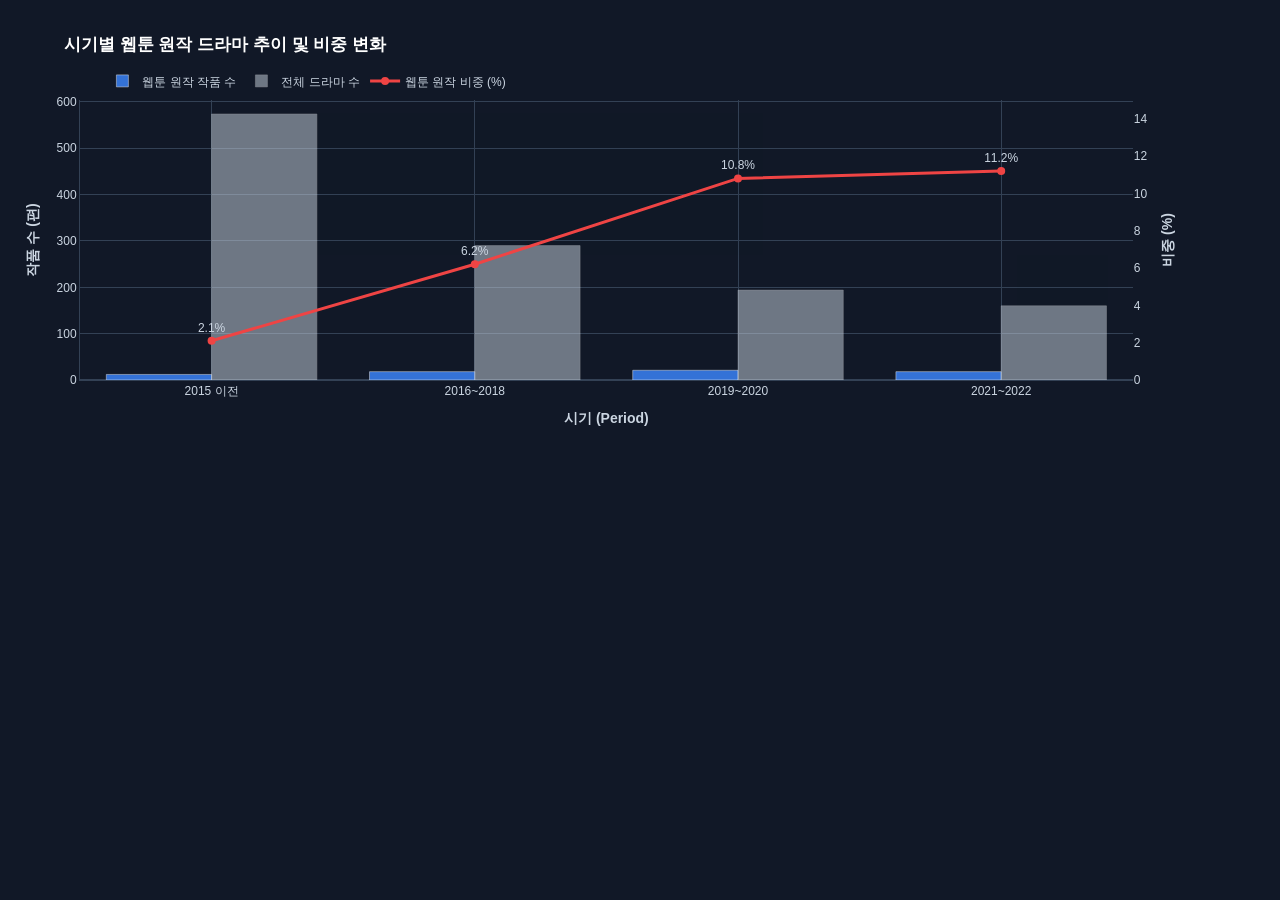
<file: period_trend_chart.html>
<html>
<head><meta charset="utf-8" />
<!-- 팀원이 만든 Plotly 그래프 (period_table). 데이터는 그대로, 바탕·글자색만 다크 디자인에 맞춤 -->
<style>html,body{margin:0;background:#111827;}</style>
</head>
<body>
    <div>                        <script>window.PlotlyConfig = {MathJaxConfig: 'local'};</script>
        <script charset="utf-8" src="./plotly-3.5.0.min.js"></script>   <!-- 인터넷 없이도 뜨게 같은 폴더의 Plotly 파일 사용 -->                <div id="df97f432-d6ec-4560-9c5e-a0feebf81d75" class="plotly-graph-div" style="height:460px; width:100%;"></div>            <script>                window.PLOTLYENV=window.PLOTLYENV || {};                                if (document.getElementById("df97f432-d6ec-4560-9c5e-a0feebf81d75")) {                    Plotly.newPlot(                        "df97f432-d6ec-4560-9c5e-a0feebf81d75",                        [{"marker":{"color":"#3b82f6"},"name":"\uc6f9\ud230 \uc6d0\uc791 \uc791\ud488 \uc218","opacity":0.85,"x":["2015 \uc774\uc804","2016~2018","2019~2020","2021~2022"],"y":{"dtype":"i1","bdata":"DBIVEg=="},"type":"bar","xaxis":"x","yaxis":"y"},{"marker":{"color":"#cbd5e1"},"name":"\uc804\uccb4 \ub4dc\ub77c\ub9c8 \uc218","opacity":0.5,"x":["2015 \uc774\uc804","2016~2018","2019~2020","2021~2022"],"y":{"dtype":"i2","bdata":"PgIiAcIAoAA="},"type":"bar","xaxis":"x","yaxis":"y"},{"line":{"color":"#ef4444","width":3},"marker":{"size":8},"mode":"lines+markers+text","name":"\uc6f9\ud230 \uc6d0\uc791 \ube44\uc911 (%)","text":["2.1%","6.2%","10.8%","11.2%"],"textposition":"top center","x":["2015 \uc774\uc804","2016~2018","2019~2020","2021~2022"],"y":{"dtype":"f8","bdata":"zczMzMzMAEDNzMzMzMwYQJqZmZmZmSVAZmZmZmZmJkA="},"type":"scatter","xaxis":"x","yaxis":"y2"}],                        {"template":{"data":{"barpolar":[{"marker":{"line":{"color":"white","width":0.5},"pattern":{"fillmode":"overlay","size":10,"solidity":0.2}},"type":"barpolar"}],"bar":[{"error_x":{"color":"#2a3f5f"},"error_y":{"color":"#2a3f5f"},"marker":{"line":{"color":"white","width":0.5},"pattern":{"fillmode":"overlay","size":10,"solidity":0.2}},"type":"bar"}],"carpet":[{"aaxis":{"endlinecolor":"#2a3f5f","gridcolor":"#C8D4E3","linecolor":"#C8D4E3","minorgridcolor":"#C8D4E3","startlinecolor":"#2a3f5f"},"baxis":{"endlinecolor":"#2a3f5f","gridcolor":"#C8D4E3","linecolor":"#C8D4E3","minorgridcolor":"#C8D4E3","startlinecolor":"#2a3f5f"},"type":"carpet"}],"choropleth":[{"colorbar":{"outlinewidth":0,"ticks":""},"type":"choropleth"}],"contourcarpet":[{"colorbar":{"outlinewidth":0,"ticks":""},"type":"contourcarpet"}],"contour":[{"colorbar":{"outlinewidth":0,"ticks":""},"colorscale":[[0.0,"#0d0887"],[0.1111111111111111,"#46039f"],[0.2222222222222222,"#7201a8"],[0.3333333333333333,"#9c179e"],[0.4444444444444444,"#bd3786"],[0.5555555555555556,"#d8576b"],[0.6666666666666666,"#ed7953"],[0.7777777777777778,"#fb9f3a"],[0.8888888888888888,"#fdca26"],[1.0,"#f0f921"]],"type":"contour"}],"heatmap":[{"colorbar":{"outlinewidth":0,"ticks":""},"colorscale":[[0.0,"#0d0887"],[0.1111111111111111,"#46039f"],[0.2222222222222222,"#7201a8"],[0.3333333333333333,"#9c179e"],[0.4444444444444444,"#bd3786"],[0.5555555555555556,"#d8576b"],[0.6666666666666666,"#ed7953"],[0.7777777777777778,"#fb9f3a"],[0.8888888888888888,"#fdca26"],[1.0,"#f0f921"]],"type":"heatmap"}],"histogram2dcontour":[{"colorbar":{"outlinewidth":0,"ticks":""},"colorscale":[[0.0,"#0d0887"],[0.1111111111111111,"#46039f"],[0.2222222222222222,"#7201a8"],[0.3333333333333333,"#9c179e"],[0.4444444444444444,"#bd3786"],[0.5555555555555556,"#d8576b"],[0.6666666666666666,"#ed7953"],[0.7777777777777778,"#fb9f3a"],[0.8888888888888888,"#fdca26"],[1.0,"#f0f921"]],"type":"histogram2dcontour"}],"histogram2d":[{"colorbar":{"outlinewidth":0,"ticks":""},"colorscale":[[0.0,"#0d0887"],[0.1111111111111111,"#46039f"],[0.2222222222222222,"#7201a8"],[0.3333333333333333,"#9c179e"],[0.4444444444444444,"#bd3786"],[0.5555555555555556,"#d8576b"],[0.6666666666666666,"#ed7953"],[0.7777777777777778,"#fb9f3a"],[0.8888888888888888,"#fdca26"],[1.0,"#f0f921"]],"type":"histogram2d"}],"histogram":[{"marker":{"pattern":{"fillmode":"overlay","size":10,"solidity":0.2}},"type":"histogram"}],"mesh3d":[{"colorbar":{"outlinewidth":0,"ticks":""},"type":"mesh3d"}],"parcoords":[{"line":{"colorbar":{"outlinewidth":0,"ticks":""}},"type":"parcoords"}],"pie":[{"automargin":true,"type":"pie"}],"scatter3d":[{"line":{"colorbar":{"outlinewidth":0,"ticks":""}},"marker":{"colorbar":{"outlinewidth":0,"ticks":""}},"type":"scatter3d"}],"scattercarpet":[{"marker":{"colorbar":{"outlinewidth":0,"ticks":""}},"type":"scattercarpet"}],"scattergeo":[{"marker":{"colorbar":{"outlinewidth":0,"ticks":""}},"type":"scattergeo"}],"scattergl":[{"marker":{"colorbar":{"outlinewidth":0,"ticks":""}},"type":"scattergl"}],"scattermapbox":[{"marker":{"colorbar":{"outlinewidth":0,"ticks":""}},"type":"scattermapbox"}],"scattermap":[{"marker":{"colorbar":{"outlinewidth":0,"ticks":""}},"type":"scattermap"}],"scatterpolargl":[{"marker":{"colorbar":{"outlinewidth":0,"ticks":""}},"type":"scatterpolargl"}],"scatterpolar":[{"marker":{"colorbar":{"outlinewidth":0,"ticks":""}},"type":"scatterpolar"}],"scatter":[{"fillpattern":{"fillmode":"overlay","size":10,"solidity":0.2},"type":"scatter"}],"scatterternary":[{"marker":{"colorbar":{"outlinewidth":0,"ticks":""}},"type":"scatterternary"}],"surface":[{"colorbar":{"outlinewidth":0,"ticks":""},"colorscale":[[0.0,"#0d0887"],[0.1111111111111111,"#46039f"],[0.2222222222222222,"#7201a8"],[0.3333333333333333,"#9c179e"],[0.4444444444444444,"#bd3786"],[0.5555555555555556,"#d8576b"],[0.6666666666666666,"#ed7953"],[0.7777777777777778,"#fb9f3a"],[0.8888888888888888,"#fdca26"],[1.0,"#f0f921"]],"type":"surface"}],"table":[{"cells":{"fill":{"color":"#EBF0F8"},"line":{"color":"white"}},"header":{"fill":{"color":"#C8D4E3"},"line":{"color":"white"}},"type":"table"}]},"layout":{"annotationdefaults":{"arrowcolor":"#2a3f5f","arrowhead":0,"arrowwidth":1},"autotypenumbers":"strict","coloraxis":{"colorbar":{"outlinewidth":0,"ticks":""}},"colorscale":{"diverging":[[0,"#8e0152"],[0.1,"#c51b7d"],[0.2,"#de77ae"],[0.3,"#f1b6da"],[0.4,"#fde0ef"],[0.5,"#f7f7f7"],[0.6,"#e6f5d0"],[0.7,"#b8e186"],[0.8,"#7fbc41"],[0.9,"#4d9221"],[1,"#276419"]],"sequential":[[0.0,"#0d0887"],[0.1111111111111111,"#46039f"],[0.2222222222222222,"#7201a8"],[0.3333333333333333,"#9c179e"],[0.4444444444444444,"#bd3786"],[0.5555555555555556,"#d8576b"],[0.6666666666666666,"#ed7953"],[0.7777777777777778,"#fb9f3a"],[0.8888888888888888,"#fdca26"],[1.0,"#f0f921"]],"sequentialminus":[[0.0,"#0d0887"],[0.1111111111111111,"#46039f"],[0.2222222222222222,"#7201a8"],[0.3333333333333333,"#9c179e"],[0.4444444444444444,"#bd3786"],[0.5555555555555556,"#d8576b"],[0.6666666666666666,"#ed7953"],[0.7777777777777778,"#fb9f3a"],[0.8888888888888888,"#fdca26"],[1.0,"#f0f921"]]},"colorway":["#636efa","#EF553B","#00cc96","#ab63fa","#FFA15A","#19d3f3","#FF6692","#B6E880","#FF97FF","#FECB52"],"font":{"color":"#2a3f5f"},"geo":{"bgcolor":"white","lakecolor":"white","landcolor":"white","showlakes":true,"showland":true,"subunitcolor":"#C8D4E3"},"hoverlabel":{"align":"left"},"hovermode":"closest","mapbox":{"style":"light"},"paper_bgcolor":"white","plot_bgcolor":"white","polar":{"angularaxis":{"gridcolor":"#EBF0F8","linecolor":"#EBF0F8","ticks":""},"bgcolor":"white","radialaxis":{"gridcolor":"#EBF0F8","linecolor":"#EBF0F8","ticks":""}},"scene":{"xaxis":{"backgroundcolor":"white","gridcolor":"#DFE8F3","gridwidth":2,"linecolor":"#EBF0F8","showbackground":true,"ticks":"","zerolinecolor":"#EBF0F8"},"yaxis":{"backgroundcolor":"white","gridcolor":"#DFE8F3","gridwidth":2,"linecolor":"#EBF0F8","showbackground":true,"ticks":"","zerolinecolor":"#EBF0F8"},"zaxis":{"backgroundcolor":"white","gridcolor":"#DFE8F3","gridwidth":2,"linecolor":"#EBF0F8","showbackground":true,"ticks":"","zerolinecolor":"#EBF0F8"}},"shapedefaults":{"line":{"color":"#2a3f5f"}},"ternary":{"aaxis":{"gridcolor":"#DFE8F3","linecolor":"#A2B1C6","ticks":""},"baxis":{"gridcolor":"#DFE8F3","linecolor":"#A2B1C6","ticks":""},"bgcolor":"white","caxis":{"gridcolor":"#DFE8F3","linecolor":"#A2B1C6","ticks":""}},"title":{"x":0.05},"xaxis":{"automargin":true,"gridcolor":"#EBF0F8","linecolor":"#EBF0F8","ticks":"","title":{"standoff":15},"zerolinecolor":"#EBF0F8","zerolinewidth":2},"yaxis":{"automargin":true,"gridcolor":"#EBF0F8","linecolor":"#EBF0F8","ticks":"","title":{"standoff":15},"zerolinecolor":"#EBF0F8","zerolinewidth":2}}},"xaxis":{"anchor":"y","gridcolor":"#334155","linecolor":"#334155","domain":[0.0,0.94],"title":{"text":"\u003cb\u003e\uc2dc\uae30 (Period)\u003c\u002fb\u003e"}},"yaxis":{"anchor":"x","gridcolor":"#334155","linecolor":"#334155","zerolinecolor":"#334155","domain":[0.0,1.0],"title":{"text":"\u003cb\u003e\uc791\ud488 \uc218 (\ud3b8)\u003c\u002fb\u003e"}},"yaxis2":{"anchor":"x","showgrid":false,"overlaying":"y","side":"right","title":{"text":"\u003cb\u003e\ube44\uc911 (%)\u003c\u002fb\u003e"},"range":[0,15]},"legend":{"x":0.02,"y":1.12,"orientation":"h"},"title":{"font":{"color":"#ffffff"},"text":"\u003cb\u003e\uc2dc\uae30\ubcc4 \uc6f9\ud230 \uc6d0\uc791 \ub4dc\ub77c\ub9c8 \ucd94\uc774 \ubc0f \ube44\uc911 \ubcc0\ud654\u003c\u002fb\u003e"},"barmode":"group","height":460,"paper_bgcolor":"#111827","plot_bgcolor":"#111827","font":{"color":"#cbd5e1"}},                        {"responsive": true}                    )                };            </script>        </div>
</body>
</html>
</file>
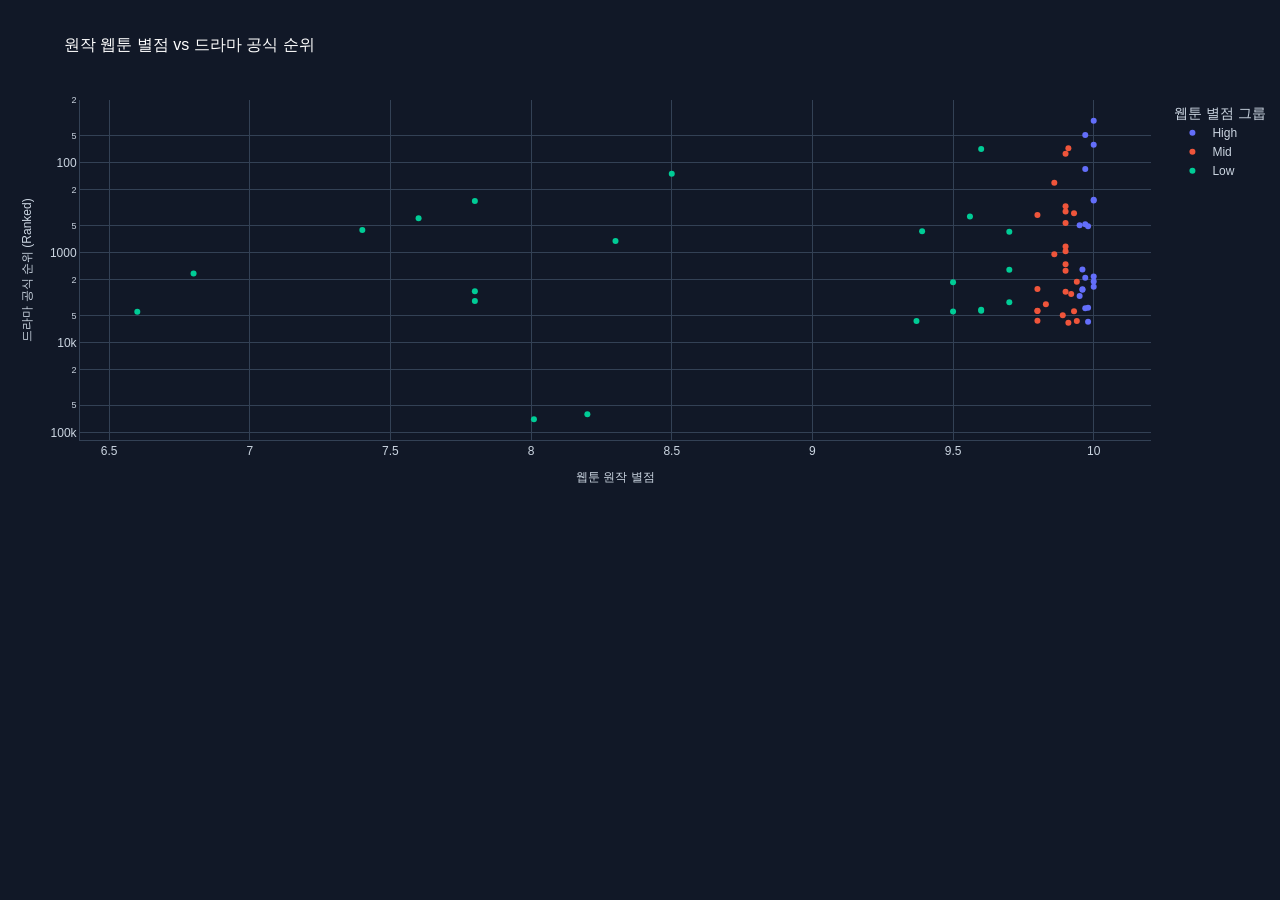
<file: rating_rank_scatter.html>
<html>
<head><meta charset="utf-8" />
<!-- 팀원이 만든 Plotly 그래프 (원작 별점 vs 드라마 순위). 데이터는 그대로, 바탕·글자색만 다크 디자인에 맞춤 -->
<style>html,body{margin:0;background:#111827;}</style>
</head>
<body>
    <div>                        <script>window.PlotlyConfig = {MathJaxConfig: 'local'};</script>
        <script charset="utf-8" src="./plotly-3.5.0.min.js"></script>   <!-- 인터넷 없이도 뜨게 같은 폴더의 Plotly 파일 사용 -->                <div id="096b8ca8-41af-4e5c-a801-c8984e3e18c8" class="plotly-graph-div" style="height:520px; width:100%;"></div>            <script>                window.PLOTLYENV=window.PLOTLYENV || {};                                if (document.getElementById("096b8ca8-41af-4e5c-a801-c8984e3e18c8")) {                    Plotly.newPlot(                        "096b8ca8-41af-4e5c-a801-c8984e3e18c8",                        [{"hovertemplate":"\u003cb\u003e%{hovertext}\u003c\u002fb\u003e\u003cbr\u003e\u003cbr\u003e\uc6f9\ud230 \ubcc4\uc810 \uadf8\ub8f9=High\u003cbr\u003e\uc6f9\ud230 \uc6d0\uc791 \ubcc4\uc810=%{x}\u003cbr\u003e\ub4dc\ub77c\ub9c8 \uacf5\uc2dd \uc21c\uc704 (Ranked)=%{y}\u003cextra\u003e\u003c\u002fextra\u003e","hovertext":["\ub0c4\uc0c8\ub97c \ubcf4\ub294 \uc18c\ub140","\uce58\uc988\uc778\ub354\ud2b8\ub7a9","\ub2e5\ud130 \ud504\ub85c\uc2a4\ud2b8","\uc8fd\uc5b4\ub3c4 \uc88b\uc544","\ub0b4 \uc544\uc774\ub514\ub294 \uac15\ub0a8\ubbf8\uc778","\ub77c\uc2a4\ud2b8","\uc6b4\ube68\ub85c\ub9e8\uc2a4","\uac04 \ub5a8\uc5b4\uc9c0\ub294 \ub3d9\uac70","\uc30d\uac11\ud3ec\ucc28","\ub098\ube4c\ub808\ub77c","\uc54c\uace0\uc788\uc9c0\ub9cc,","\uad6c\ud574\uc918","\uc1a1\uacf3","\uc2a4\uc704\ud2b8\ud648","\uacc4\ub8e1\uc120\ub140\uc804","\uc548\ub098\ub77c\uc218\ub9c8\ub098\ub77c","\uc870\uc120\ub85c\ucf54 \ub179\ub450\uc804","\uacbd\uc774\ub85c\uc6b4 \uc18c\ubb38","\ub0b4\uc77c","\ub2f9\uc2e0\uc758 \ud558\uc6b0\uc2a4\ud5ec\ud37c"],"legendgroup":"High","marker":{"color":"#636efa","symbol":"circle"},"mode":"markers","name":"High","orientation":"v","showlegend":true,"x":{"dtype":"f8","bdata":"cT0K16PwI0D2KFyPwvUjQGZmZmZm5iNAAAAAAAAAJEDsUbgehesjQAAAAAAAACRA7FG4HoXrI0BxPQrXo\u002fAjQAAAAAAAACRAAAAAAAAAJEBxPQrXo\u002fAjQAAAAAAAACRA7FG4HoXrI0BxPQrXo\u002fAjQPYoXI\u002fC9SNAZmZmZmbmI0D2KFyPwvUjQAAAAAAAACRAcT0K16PwI0AAAAAAAAAkQA=="},"xaxis":"x","y":{"dtype":"f8","bdata":"AAAAAACcnUAAAAAAAAywQAAAAAAAsqdAAAAAAAC+okAAAAAAAAiYQAAAAAAAvJxAAAAAAADmo0AAAAAAADB+QAAAAAAAEHBAAAAAAAAAQUAAAAAAADiwQAAAAAAAYHBAAAAAAAAopEAAAAAAAEBdQAAAAAAA\u002fLZAAAAAAAAAf0AAAAAAALB\u002fQAAAAAAAgE9AAAAAAACASEAAAAAAAFSgQA=="},"yaxis":"y","type":"scatter"},{"hovertemplate":"\u003cb\u003e%{hovertext}\u003c\u002fb\u003e\u003cbr\u003e\u003cbr\u003e\uc6f9\ud230 \ubcc4\uc810 \uadf8\ub8f9=Mid\u003cbr\u003e\uc6f9\ud230 \uc6d0\uc791 \ubcc4\uc810=%{x}\u003cbr\u003e\ub4dc\ub77c\ub9c8 \uacf5\uc2dd \uc21c\uc704 (Ranked)=%{y}\u003cextra\u003e\u003c\u002fextra\u003e","hovertext":["\uc6b0\uc6d4\ud55c \ud558\ub8e8","\uc2f8\uc6b0\uc790 \uadc0\uc2e0\uc544","\uc77c\ub2e8 \ub728\uac81\uac8c \uccad\uc18c\ud558\ub77c!!","D.P.","\uc800\ub141 \uac19\uc774 \ub4dc\uc2e4\ub798\uc694?","\ub0b4\uacfc \ubc15\uc6d0\uc7a5","\uc5b4\uca4c\ub2e4 \ubc1c\uacac\ud55c \ud558\ub8e8","\ud0c0\uc778\uc740 \uc9c0\uc625\uc774\ub2e4","\uc9c0\uc625","\uc544\uc9c1 \ub0ab\uc11c\ub978","\uc774\ubbf8\ud14c\uc774\uc158","\uc774\ud0dc\uc6d0 \ud074\ub77c\uc4f0","\uc544\uc774\ud15c","\uc9d5\ud06c\uc2a4\uc758 \uc5f0\uc778","\uc5f0\uc560\ud601\uba85","\uba5c\ub85c\ud640\ub9ad","\uc560\uac04\uc7a5","\ub3d9\ub124\ubcc0\ud638\uc0ac \uc870\ub4e4\ud638","\uc624\ub80c\uc9c0 \ub9c8\ub9d0\ub808\uc774\ub4dc","\uc309\ub2c8\ub2e4 \ucc9c\ub9ac\ub9c8\ub9c8\ud2b8","\ubaa8\ubc94\ud0dd\uc2dc","\uc6b0\ub9ac \ud5e4\uc5b4\uc84c\uc5b4\uc694","\uae40\ube44\uc11c\uac00 \uc65c \uadf8\ub7f4\uae4c","\uc220\uafbc\ub3c4\uc2dc\uc5ec\uc790\ub4e4","\uc720\ubbf8\uc758 \uc138\ud3ec\ub4e4"],"legendgroup":"Mid","marker":{"color":"#EF553B","symbol":"circle"},"mode":"markers","name":"Mid","orientation":"v","showlegend":true,"x":{"dtype":"f8","bdata":"4XoUrkfhI0DNzMzMzMwjQM3MzMzMzCNAUrgehevRI0DNzMzMzMwjQNejcD0K1yNAzczMzMzMI0C4HoXrUbgjQClcj8L1qCNAmpmZmZmZI0DNzMzMzMwjQM3MzMzMzCNAmpmZmZmZI0CamZmZmZkjQLgehetRuCNAXI\u002fC9SjcI0CamZmZmZkjQOF6FK5H4SNAUrgehevRI0DNzMzMzMwjQM3MzMzMzCNASOF6FK7HI0DNzMzMzMwjQJqZmZmZmSNAXI\u002fC9SjcI0A="},"xaxis":"x","y":{"dtype":"f8","bdata":"[base64]"},"yaxis":"y","type":"scatter"},{"hovertemplate":"\u003cb\u003e%{hovertext}\u003c\u002fb\u003e\u003cbr\u003e\u003cbr\u003e\uc6f9\ud230 \ubcc4\uc810 \uadf8\ub8f9=Low\u003cbr\u003e\uc6f9\ud230 \uc6d0\uc791 \ubcc4\uc810=%{x}\u003cbr\u003e\ub4dc\ub77c\ub9c8 \uacf5\uc2dd \uc21c\uc704 (Ranked)=%{y}\u003cextra\u003e\u003c\u002fextra\u003e","hovertext":["\ud6c4\uc720\uc99d","\uc9c0\uae08 \uc6b0\ub9ac \ud559\uad50\ub294","\uc544\ub9cc\uc790","\uba40\ub9ac\uc11c \ubcf4\uba74 \ud478\ub978 \ubd04","\ubd80\uc554\ub3d9 \ubcf5\uc218\uc790\ub4e4","\ud3b8\uc758\uc810 \uc0db\ubcc4\uc774","\ub3c5\uace0 \ub9ac\uc640\uc778\ub4dc","Dr. \ube0c\ub808\uc778","\uacc4\uc57d\uc6b0\uc815","\uc0c1\uc0c1\uace0\uc591\uc774","\ud0b9\ub364","\uc88b\uc544\ud558\uba74 \uc6b8\ub9ac\ub294","\uba54\ubaa8\ub9ac\uc2a4\ud2b8","\ubbf8\uc0dd","\ub3d9\ub124\ubcc0\ud638\uc0ac \uc870\ub4e4\ud6382: \uc8c4\uc640 \ubc8c","\uba70\ub290\ub77c\uae30","\ub8e8\uac08","\uc288\ud37c\ub300\ub514 \uc5f4","\uc6b0\ub9ac \uc9d1\uc5d0 \uc0ac\ub294 \ub0a8\uc790","\ud558\ubc31\uc758 \uc2e0\ubd80 2017","\ub9c8\uc74c\uc758 \uc18c\ub9ac","\uc5ec\uc2e0\uac15\ub9bc"],"legendgroup":"Low","marker":{"color":"#00cc96","symbol":"circle"},"mode":"markers","name":"Low","orientation":"v","showlegend":true,"x":{"dtype":"f8","bdata":"[base64]"},"xaxis":"x","y":{"dtype":"f8","bdata":"AAAAAAB9tkAAAAAAAMB4QAAAAAAAIIdAAAAAAAB4gUAAAAAAAKBwQAAAAAAA9KRAAAAAAAA0mEAAAAAAAKCaQAAAAAAApKBAAAAAAAC0sUAAAAAAAIBRQAAAAAAA47BAAAAAAADgeUAAAAAAAIBgQAAAAACwcPFAAAAAAICy7kAAAAAAANKrQAAAAAAA\u002fqpAAAAAAACusUAAAAAAAEqxQAAAAAAASIJAAAAAAAAQgkA="},"yaxis":"y","type":"scatter"}],                        {"template":{"data":{"barpolar":[{"marker":{"line":{"color":"white","width":0.5},"pattern":{"fillmode":"overlay","size":10,"solidity":0.2}},"type":"barpolar"}],"bar":[{"error_x":{"color":"#2a3f5f"},"error_y":{"color":"#2a3f5f"},"marker":{"line":{"color":"white","width":0.5},"pattern":{"fillmode":"overlay","size":10,"solidity":0.2}},"type":"bar"}],"carpet":[{"aaxis":{"endlinecolor":"#2a3f5f","gridcolor":"#C8D4E3","linecolor":"#C8D4E3","minorgridcolor":"#C8D4E3","startlinecolor":"#2a3f5f"},"baxis":{"endlinecolor":"#2a3f5f","gridcolor":"#C8D4E3","linecolor":"#C8D4E3","minorgridcolor":"#C8D4E3","startlinecolor":"#2a3f5f"},"type":"carpet"}],"choropleth":[{"colorbar":{"outlinewidth":0,"ticks":""},"type":"choropleth"}],"contourcarpet":[{"colorbar":{"outlinewidth":0,"ticks":""},"type":"contourcarpet"}],"contour":[{"colorbar":{"outlinewidth":0,"ticks":""},"colorscale":[[0.0,"#0d0887"],[0.1111111111111111,"#46039f"],[0.2222222222222222,"#7201a8"],[0.3333333333333333,"#9c179e"],[0.4444444444444444,"#bd3786"],[0.5555555555555556,"#d8576b"],[0.6666666666666666,"#ed7953"],[0.7777777777777778,"#fb9f3a"],[0.8888888888888888,"#fdca26"],[1.0,"#f0f921"]],"type":"contour"}],"heatmap":[{"colorbar":{"outlinewidth":0,"ticks":""},"colorscale":[[0.0,"#0d0887"],[0.1111111111111111,"#46039f"],[0.2222222222222222,"#7201a8"],[0.3333333333333333,"#9c179e"],[0.4444444444444444,"#bd3786"],[0.5555555555555556,"#d8576b"],[0.6666666666666666,"#ed7953"],[0.7777777777777778,"#fb9f3a"],[0.8888888888888888,"#fdca26"],[1.0,"#f0f921"]],"type":"heatmap"}],"histogram2dcontour":[{"colorbar":{"outlinewidth":0,"ticks":""},"colorscale":[[0.0,"#0d0887"],[0.1111111111111111,"#46039f"],[0.2222222222222222,"#7201a8"],[0.3333333333333333,"#9c179e"],[0.4444444444444444,"#bd3786"],[0.5555555555555556,"#d8576b"],[0.6666666666666666,"#ed7953"],[0.7777777777777778,"#fb9f3a"],[0.8888888888888888,"#fdca26"],[1.0,"#f0f921"]],"type":"histogram2dcontour"}],"histogram2d":[{"colorbar":{"outlinewidth":0,"ticks":""},"colorscale":[[0.0,"#0d0887"],[0.1111111111111111,"#46039f"],[0.2222222222222222,"#7201a8"],[0.3333333333333333,"#9c179e"],[0.4444444444444444,"#bd3786"],[0.5555555555555556,"#d8576b"],[0.6666666666666666,"#ed7953"],[0.7777777777777778,"#fb9f3a"],[0.8888888888888888,"#fdca26"],[1.0,"#f0f921"]],"type":"histogram2d"}],"histogram":[{"marker":{"pattern":{"fillmode":"overlay","size":10,"solidity":0.2}},"type":"histogram"}],"mesh3d":[{"colorbar":{"outlinewidth":0,"ticks":""},"type":"mesh3d"}],"parcoords":[{"line":{"colorbar":{"outlinewidth":0,"ticks":""}},"type":"parcoords"}],"pie":[{"automargin":true,"type":"pie"}],"scatter3d":[{"line":{"colorbar":{"outlinewidth":0,"ticks":""}},"marker":{"colorbar":{"outlinewidth":0,"ticks":""}},"type":"scatter3d"}],"scattercarpet":[{"marker":{"colorbar":{"outlinewidth":0,"ticks":""}},"type":"scattercarpet"}],"scattergeo":[{"marker":{"colorbar":{"outlinewidth":0,"ticks":""}},"type":"scattergeo"}],"scattergl":[{"marker":{"colorbar":{"outlinewidth":0,"ticks":""}},"type":"scattergl"}],"scattermapbox":[{"marker":{"colorbar":{"outlinewidth":0,"ticks":""}},"type":"scattermapbox"}],"scattermap":[{"marker":{"colorbar":{"outlinewidth":0,"ticks":""}},"type":"scattermap"}],"scatterpolargl":[{"marker":{"colorbar":{"outlinewidth":0,"ticks":""}},"type":"scatterpolargl"}],"scatterpolar":[{"marker":{"colorbar":{"outlinewidth":0,"ticks":""}},"type":"scatterpolar"}],"scatter":[{"fillpattern":{"fillmode":"overlay","size":10,"solidity":0.2},"type":"scatter"}],"scatterternary":[{"marker":{"colorbar":{"outlinewidth":0,"ticks":""}},"type":"scatterternary"}],"surface":[{"colorbar":{"outlinewidth":0,"ticks":""},"colorscale":[[0.0,"#0d0887"],[0.1111111111111111,"#46039f"],[0.2222222222222222,"#7201a8"],[0.3333333333333333,"#9c179e"],[0.4444444444444444,"#bd3786"],[0.5555555555555556,"#d8576b"],[0.6666666666666666,"#ed7953"],[0.7777777777777778,"#fb9f3a"],[0.8888888888888888,"#fdca26"],[1.0,"#f0f921"]],"type":"surface"}],"table":[{"cells":{"fill":{"color":"#EBF0F8"},"line":{"color":"white"}},"header":{"fill":{"color":"#C8D4E3"},"line":{"color":"white"}},"type":"table"}]},"layout":{"annotationdefaults":{"arrowcolor":"#2a3f5f","arrowhead":0,"arrowwidth":1},"autotypenumbers":"strict","coloraxis":{"colorbar":{"outlinewidth":0,"ticks":""}},"colorscale":{"diverging":[[0,"#8e0152"],[0.1,"#c51b7d"],[0.2,"#de77ae"],[0.3,"#f1b6da"],[0.4,"#fde0ef"],[0.5,"#f7f7f7"],[0.6,"#e6f5d0"],[0.7,"#b8e186"],[0.8,"#7fbc41"],[0.9,"#4d9221"],[1,"#276419"]],"sequential":[[0.0,"#0d0887"],[0.1111111111111111,"#46039f"],[0.2222222222222222,"#7201a8"],[0.3333333333333333,"#9c179e"],[0.4444444444444444,"#bd3786"],[0.5555555555555556,"#d8576b"],[0.6666666666666666,"#ed7953"],[0.7777777777777778,"#fb9f3a"],[0.8888888888888888,"#fdca26"],[1.0,"#f0f921"]],"sequentialminus":[[0.0,"#0d0887"],[0.1111111111111111,"#46039f"],[0.2222222222222222,"#7201a8"],[0.3333333333333333,"#9c179e"],[0.4444444444444444,"#bd3786"],[0.5555555555555556,"#d8576b"],[0.6666666666666666,"#ed7953"],[0.7777777777777778,"#fb9f3a"],[0.8888888888888888,"#fdca26"],[1.0,"#f0f921"]]},"colorway":["#636efa","#EF553B","#00cc96","#ab63fa","#FFA15A","#19d3f3","#FF6692","#B6E880","#FF97FF","#FECB52"],"font":{"color":"#2a3f5f"},"geo":{"bgcolor":"white","lakecolor":"white","landcolor":"white","showlakes":true,"showland":true,"subunitcolor":"#C8D4E3"},"hoverlabel":{"align":"left"},"hovermode":"closest","mapbox":{"style":"light"},"paper_bgcolor":"white","plot_bgcolor":"white","polar":{"angularaxis":{"gridcolor":"#EBF0F8","linecolor":"#EBF0F8","ticks":""},"bgcolor":"white","radialaxis":{"gridcolor":"#EBF0F8","linecolor":"#EBF0F8","ticks":""}},"scene":{"xaxis":{"backgroundcolor":"white","gridcolor":"#DFE8F3","gridwidth":2,"linecolor":"#EBF0F8","showbackground":true,"ticks":"","zerolinecolor":"#EBF0F8"},"yaxis":{"backgroundcolor":"white","gridcolor":"#DFE8F3","gridwidth":2,"linecolor":"#EBF0F8","showbackground":true,"ticks":"","zerolinecolor":"#EBF0F8"},"zaxis":{"backgroundcolor":"white","gridcolor":"#DFE8F3","gridwidth":2,"linecolor":"#EBF0F8","showbackground":true,"ticks":"","zerolinecolor":"#EBF0F8"}},"shapedefaults":{"line":{"color":"#2a3f5f"}},"ternary":{"aaxis":{"gridcolor":"#DFE8F3","linecolor":"#A2B1C6","ticks":""},"baxis":{"gridcolor":"#DFE8F3","linecolor":"#A2B1C6","ticks":""},"bgcolor":"white","caxis":{"gridcolor":"#DFE8F3","linecolor":"#A2B1C6","ticks":""}},"title":{"x":0.05},"xaxis":{"automargin":true,"gridcolor":"#EBF0F8","linecolor":"#EBF0F8","ticks":"","title":{"standoff":15},"zerolinecolor":"#EBF0F8","zerolinewidth":2},"yaxis":{"automargin":true,"gridcolor":"#EBF0F8","linecolor":"#EBF0F8","ticks":"","title":{"standoff":15},"zerolinecolor":"#EBF0F8","zerolinewidth":2}}},"xaxis":{"anchor":"y","domain":[0.0,1.0],"gridcolor":"#334155","linecolor":"#334155","zerolinecolor":"#334155","title":{"text":"\uc6f9\ud230 \uc6d0\uc791 \ubcc4\uc810","font":{"size":12}}},"yaxis":{"anchor":"x","domain":[0.0,1.0],"gridcolor":"#334155","linecolor":"#334155","zerolinecolor":"#334155","title":{"text":"\ub4dc\ub77c\ub9c8 \uacf5\uc2dd \uc21c\uc704 (Ranked)","font":{"size":12}},"type":"log","autorange":"reversed"},"legend":{"title":{"text":"\uc6f9\ud230 \ubcc4\uc810 \uadf8\ub8f9"},"tracegroupgap":0},"title":{"text":"\uc6d0\uc791 \uc6f9\ud230 \ubcc4\uc810 vs \ub4dc\ub77c\ub9c8 \uacf5\uc2dd \uc21c\uc704","font":{"size":16,"color":"#ffffff"}},"height":520,"paper_bgcolor":"#111827","plot_bgcolor":"#111827","font":{"color":"#cbd5e1"}},                        {"responsive": true}                    )                };            </script>        </div>
</body>
</html>
</file>
